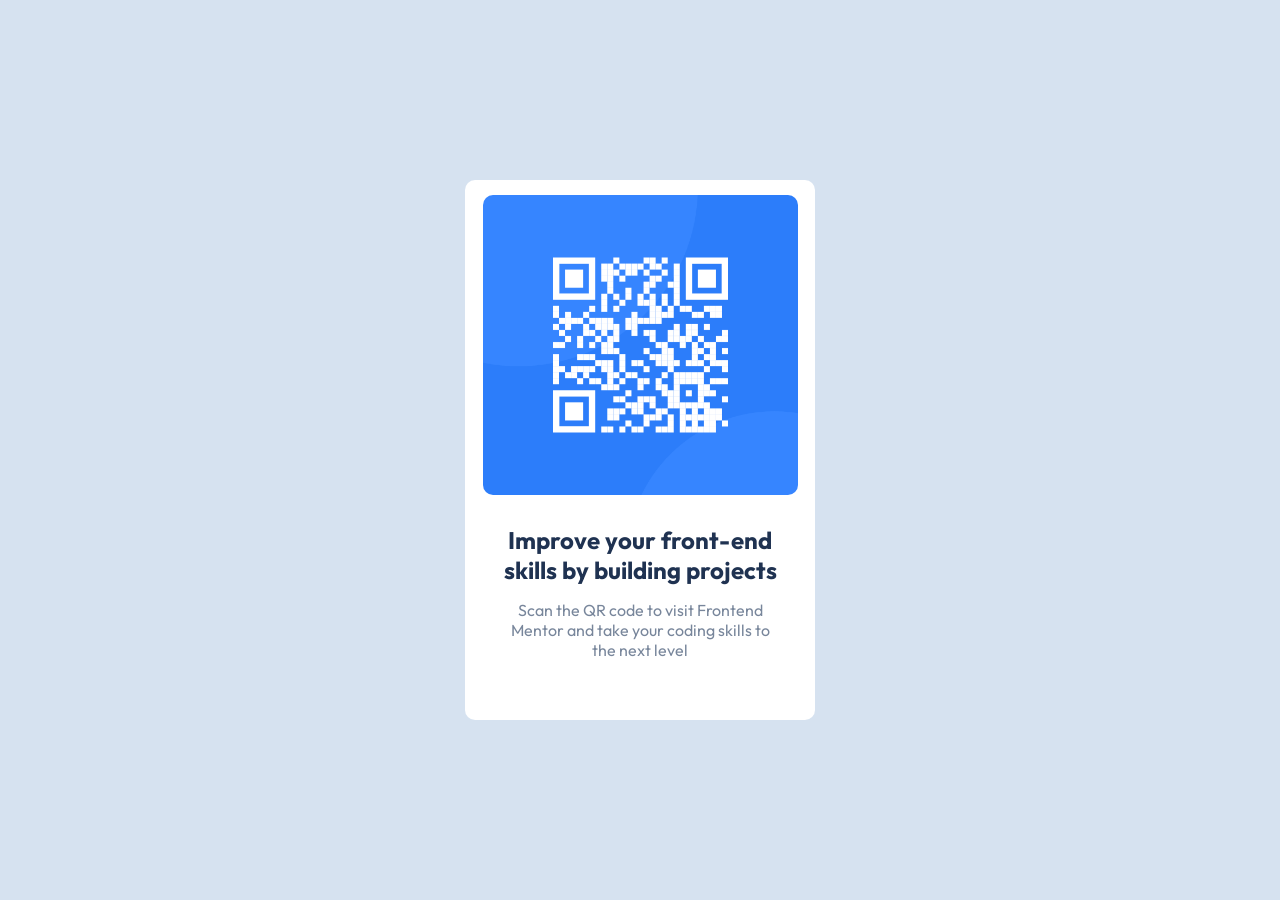
<file: index.html>
<!DOCTYPE html>
<html lang="en">
<head>
  <meta charset="UTF-8">
  <meta name="viewport" content="width=device-width, initial-scale=1.0"> <!-- displays site properly based on user's device -->

  <link rel="icon" type="image/png" sizes="32x32" href="./images/favicon-32x32.png">
  <link href="https://fonts.googleapis.com/css2?family=Outfit:wght@300;400;700&display=swap" rel="stylesheet">
  <title>Frontend Mentor | QR code component</title>

  <!-- Feel free to remove these styles or customise in your own stylesheet 👍 -->
  <style>
   *{
    margin: 0;
    padding: 0;
    box-sizing: border-box;
   }
   body{
    display: flex;
    justify-content: center;
    align-items: center;
    height: 100vh;
    font-family: 'Outfit', sans-serif;
     background-color:hsl(212, 45%, 89%);
   }
   .container{
    height: 540px;  
   width: 350px;
   background-color: hsl(0, 0%, 100%);
   display: flex;
   justify-content: center;
   align-items: center;
   flex-direction: column;
   border-radius: 10px;
   }
    .Qr-image{
      height: 300px;
      width: 90%;
      background-image: url('./images/image-qr-code.png');
      background-size: cover;
      background-position: center;
      border-radius: 10px;
    }
    .content{
      display: flex;
      justify-content: center;
      align-items: center;
      flex-direction: column;
      text-align: center;
      padding: 20px;
      margin: 10px;
    }
.content h2{
  color: hsl(218, 44%, 22%);
  font-weight: 700;
}
.content p{
  color: hsl(216, 15%, 54%);
  font-weight: 400;
  padding: 15px;
}
@media (max-width: 400px) {
  .container {
    width: 90%;
  }
}
  </style>
</head>
<body>
    <!-- <header> -->
    <!-- This is a solution to the <a href="https://www.frontendmentor.io/challenges/qr-code-component-iux_sIO_H">QR code component challenge</a> on Frontend Mentor. Frontend Mentor challenges help you improve your coding skills by building realistic projects. -->
  <!-- </header> -->
  <main>
    <div class="container">
      <div class="Qr-image"></div>
      <div class="content">
        <h2>Improve your front-end skills by building projects</h2>
        <p>Scan the QR code to visit Frontend Mentor and take your coding skills to the next level</p>
      </div>
    </div>
  </main>

  
  
  <!-- <footer class="attribution">
    Challenge by <a href="https://www.frontendmentor.io?ref=challenge">Frontend Mentor</a>. 
    Coded by <a href="#">Parv Shah</a>.
  </footer> -->
</body>
</html>
</file>
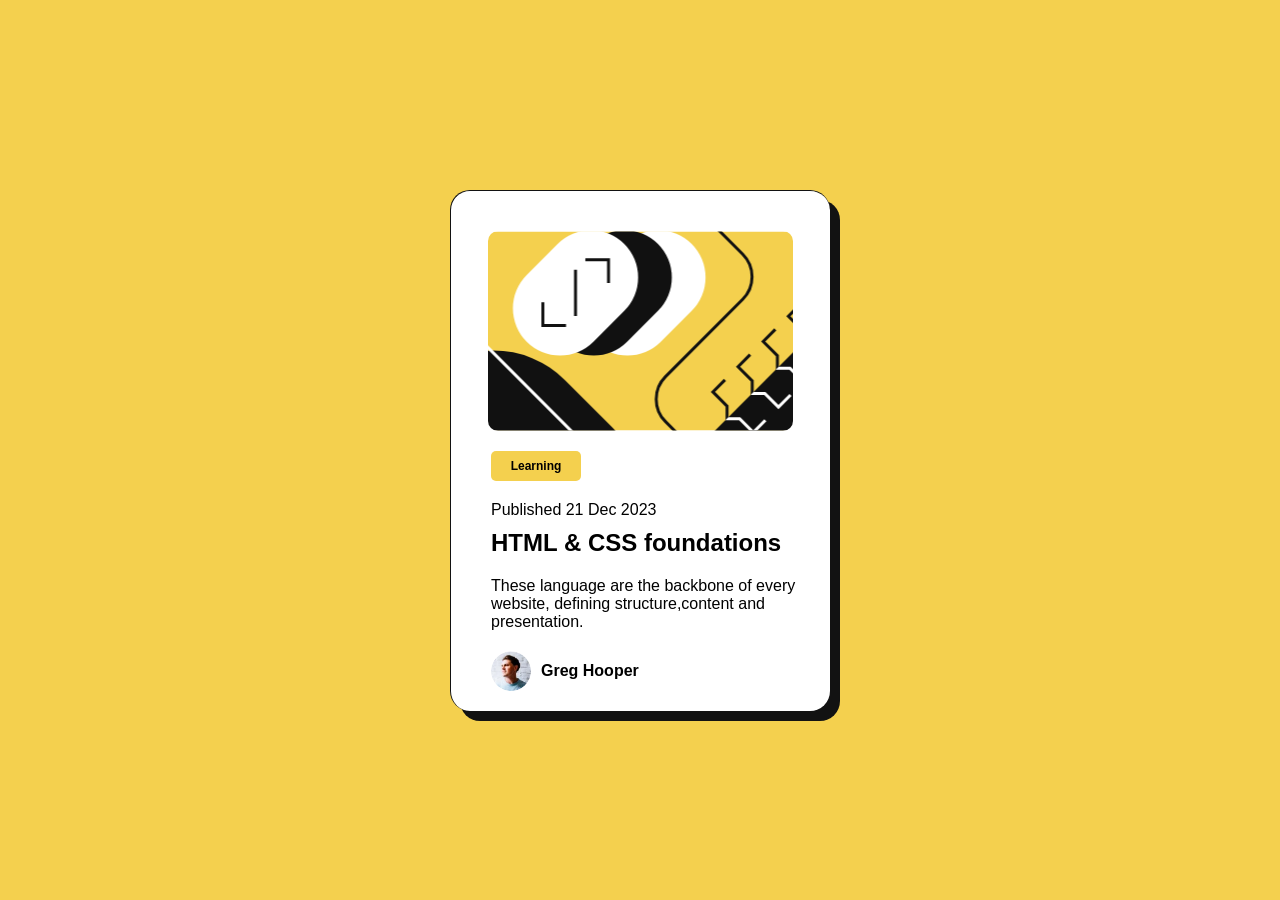
<file: blog-preview-card/index.html>
<!DOCTYPE html>
<html lang="en">

<head>
  <meta charset="UTF-8">
  <meta name="viewport" content="width=device-width, initial-scale=1.0">
  <!-- displays site properly based on user's device -->

  <link rel="icon" type="image/png" sizes="32x32" href="./assets/images/favicon-32x32.png">
  <link rel="stylesheet" href="https://fonts.google.com/specimen/Figtree">

  <title>Frontend Mentor | Blog preview card</title>

  <!-- Feel free to remove these styles or customise in your own stylesheet 👍 -->
  <style>
    * {
      padding: 0;
      margin: 0;
      box-sizing: border-box;
    }

    body {
      background-color: hsl(47, 88%, 63%);
      font-family: 'Figtree', sans-serif;
      display: flex;
      justify-content: center;
      align-items: center;
      height: 100vh;

    }

    .container {
      display: block;
      height: auto;
      width: 380px;
      background-color: hsl(0, 0%, 100%);
      border-radius: 20px;
      
      
      border-left: 1.5px solid hsl(0, 0%, 7%);
      border-top: 1.5px solid hsl(0, 0%, 7%); 

      box-shadow: 10px 10px 0 hsl(0, 0%, 7%);
      padding: 20px;

    }

    .image {
      background-image: url('./images/illustration-article.svg');
      background-size: cover;
      background-position: center;
      height: 200px;
      width: 90%;
      margin: 20px auto;
      border-radius: 10px;
    }

    .learning {
      background-color: hsl(47, 88%, 63%);
      width: 90px;
      height: 30px;
      font-size: 0.75rem;
      margin-left: 20px;
      margin-top: 10px;
      display: flex;
      justify-content: center;
      align-items: center;
      border-radius: 5px;
    }

    .content p {
      margin-left: 20px;
      padding-top: 20px;
      font-size: 16px;
      font-weight: 500;
    }

    .content h2 {
      margin-left: 20px;
      padding-top: 10px;
      font-weight: 700;
    }

    .image-avatar {
      display: flex;
      align-items: center;
      gap: 10px;
      margin-left: 20px;  
      margin-top: 20px;
    }
    .image-avatar img {
      width: 40px;
      height: 40px;
      border-radius: 50%;
    }
   .Avatar-text h4 {
      font-size: 16px;
      font-weight: 800px;
    }

    @media (max-width: 375px) {

  .container {
    width: 90%;
    height: auto;
  }

  .content h2 {
    font-size: 22px;
  }

  .content p {
    font-size: 14px;
  }

  body {
    padding: 20px;
  }

}
  </style>

</head>

<body>

  <main>
    <div class="container">
      <div class="image">
      </div>
      <div class="learning">
        <h4>Learning</h4>
      </div>
      <div class="content">
        <p>Published 21 Dec 2023 </p>
        <h2>HTML & CSS foundations</h2>
        <p>These language are the backbone of every website, defining structure,content and presentation.</p>
      </div>
      <div class="image-avatar">
        <img src="./images/image-avatar.webp" alt="avatar">
        <div class="Avatar-text"><h4>Greg Hooper</h4></div>
      </div>
    </div>
  </main>
</body>

</html>
</file>
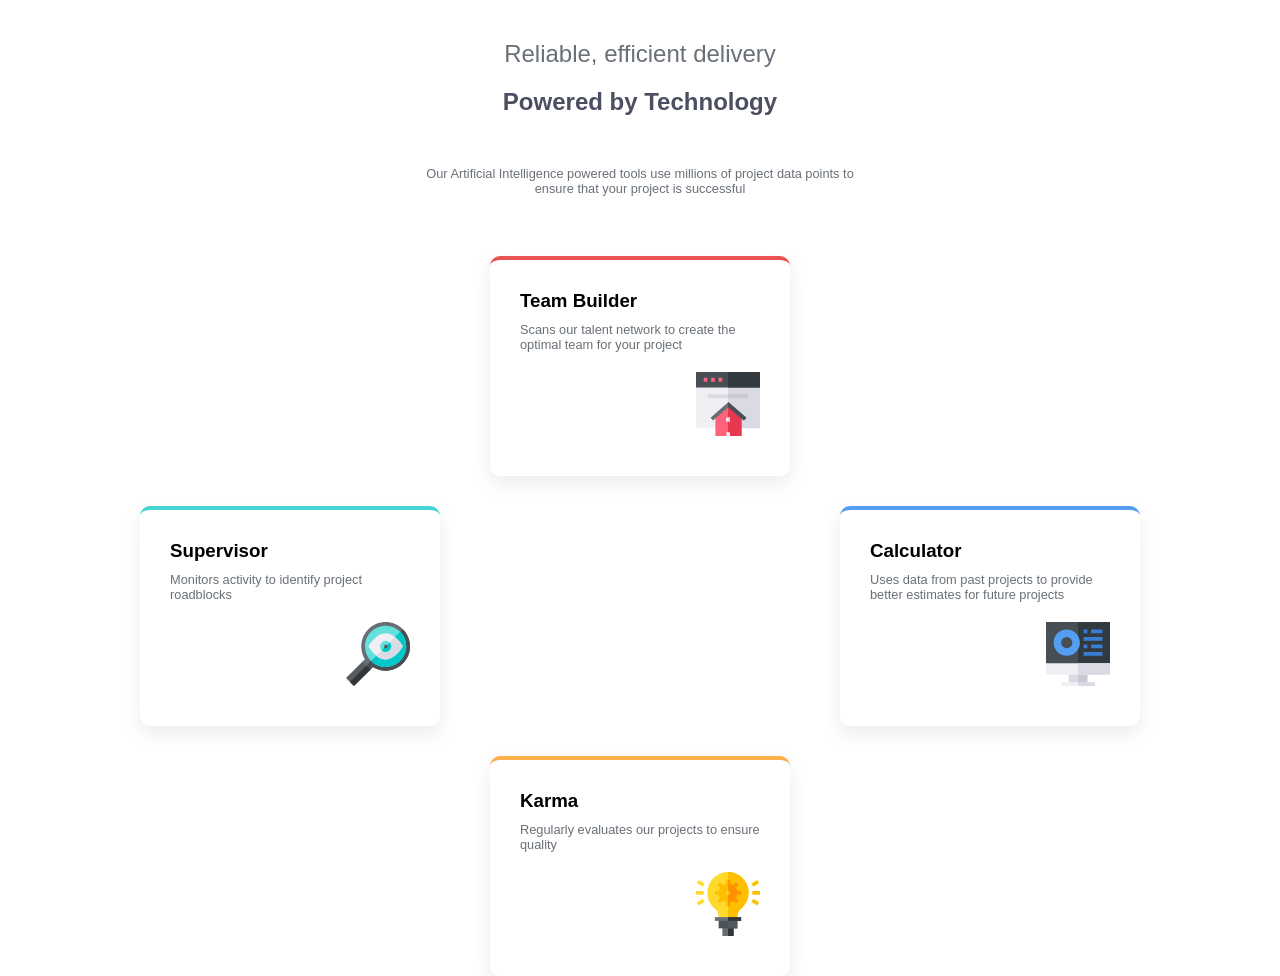
<file: four-card-feature-section/index.html>
<!DOCTYPE html>
<html lang="en">

<head>
  <meta charset="UTF-8">
  <meta name="viewport" content="width=device-width, initial-scale=1.0">
  <!-- displays site properly based on user's device -->

  <link rel="icon" type="image/png" sizes="32x32" href="./images/favicon-32x32.png">
  <link rel="stylesheet" href="style.css">
  <link rel="preconnect" href="https://fonts.googleapis.com">
  <link rel="preconnect" href="https://fonts.gstatic.com" crossorigin>

  <title>Frontend Mentor | Four card feature section</title>

</head>

<body>
  <header>
    <div class="text-container">
      <h1>Reliable, efficient delivery</h1>
      <h2>Powered by Technology</h2>
      <p>Our Artificial Intelligence powered tools use millions of project data points to ensure that your project is
        successful</p>
    </div>
  </header>
  <main>
    <div class="cards">
      <div  class="supervisor">
        <h3>Supervisor</h3>
        <p>Monitors activity to identify project roadblocks</p>
        <img src="./images/icon-supervisor.svg" alt="supervisor icon">
      </div>

      <div  class="team-builder">
        <h3>Team Builder</h3>
        <p>Scans our talent network to create the optimal team for your project</p>
        <img src="./images/icon-team-builder.svg" alt="team builder icon">
      </div>

      <div class="karma">
        <h3>Karma</h3>
        <p>Regularly evaluates our projects to ensure quality</p>
        <img src="./images/icon-karma.svg" alt="karma icon">
      </div>

      <div class="calculator">
        <h3>Calculator</h3>
        <p>Uses data from past projects to provide better estimates for future projects</p>
        <img src="./images/icon-calculator.svg" alt="calculator icon">
      </div>
    </div>
  </main>

</body>

</html>
</file>
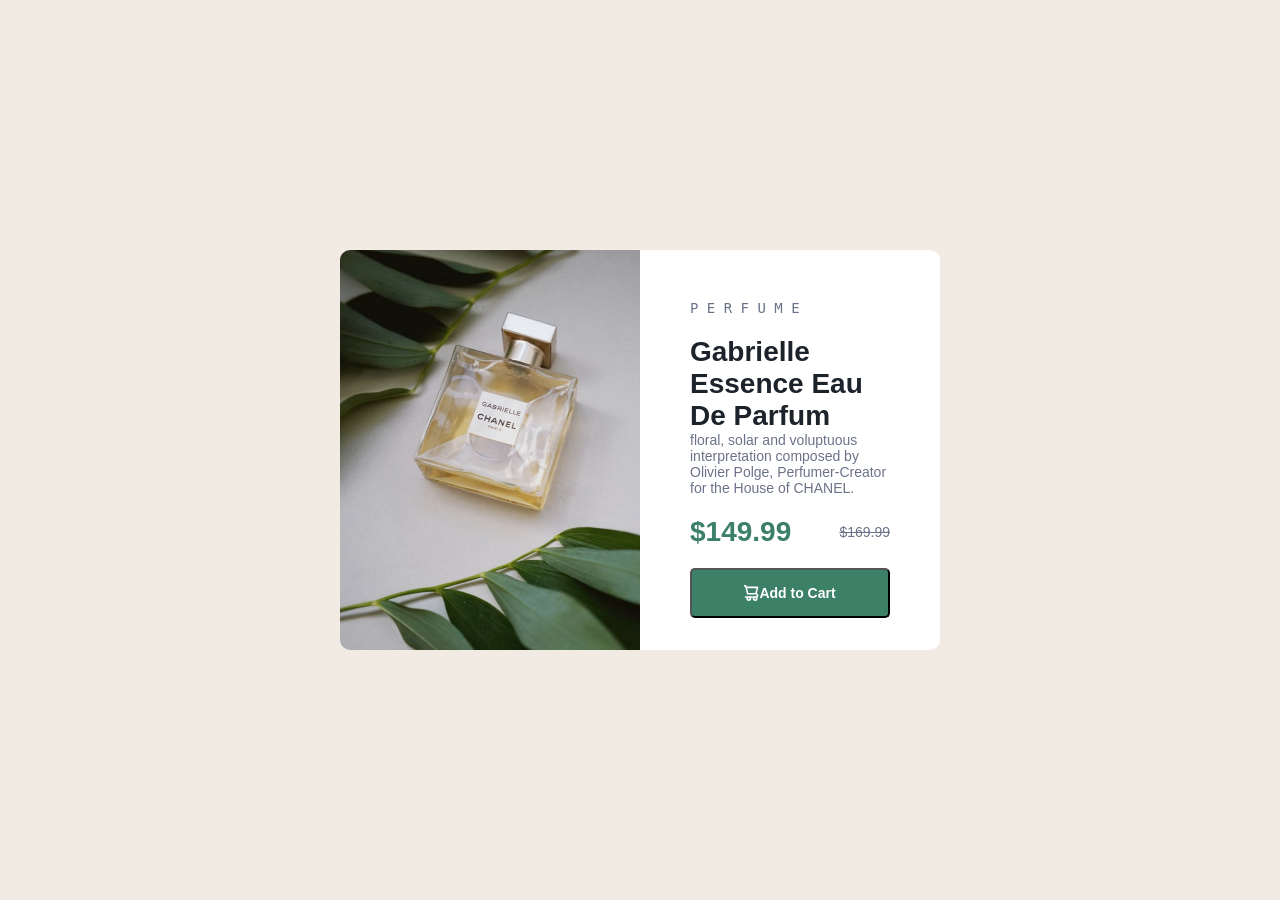
<file: product-preview-card/index.html>
<!DOCTYPE html>
<html lang="en">

<head>
  <meta name="viewport" content="width=device-width, initial-scale=1.0">
  <!-- displays site properly based on user's device -->

  <link rel="icon" type="image/png" sizes="32x32" href="./images/favicon-32x32.png">

  <title>Frontend Mentor | Product preview card component</title>
  <link rel="stylesheet" href="style.css">
  <link rel="preconnect" href="https://fonts.googleapis.com">
  <link rel="preconnect" href="https://fonts.gstatic.com" crossorigin>
</head>

<body>
  <div class="container">
    <div class="image"></div>
    <div class="content">
      <div class="product">
        <pre>P E R F U M E</pre>
      </div>
      <div class="title">
        <h1>Gabrielle Essence Eau De Parfum</h1>
      </div>
      <div class="text"> <p>floral, solar and voluptuous interpretation composed by Olivier Polge, Perfumer-Creator for
        the House of CHANEL.</p></div>
      <div class="price">
        <div class="actual-price">$149.99</div>
        <div class="old-price">$169.99</div>
      </div>
      <div class="cart">
        <button class="cart-btn">
          <img src="./images/icon-cart.svg" alt="cart icon">
          Add to Cart
        </button>
      </div>
    </div>


</body>

</html>
</file>
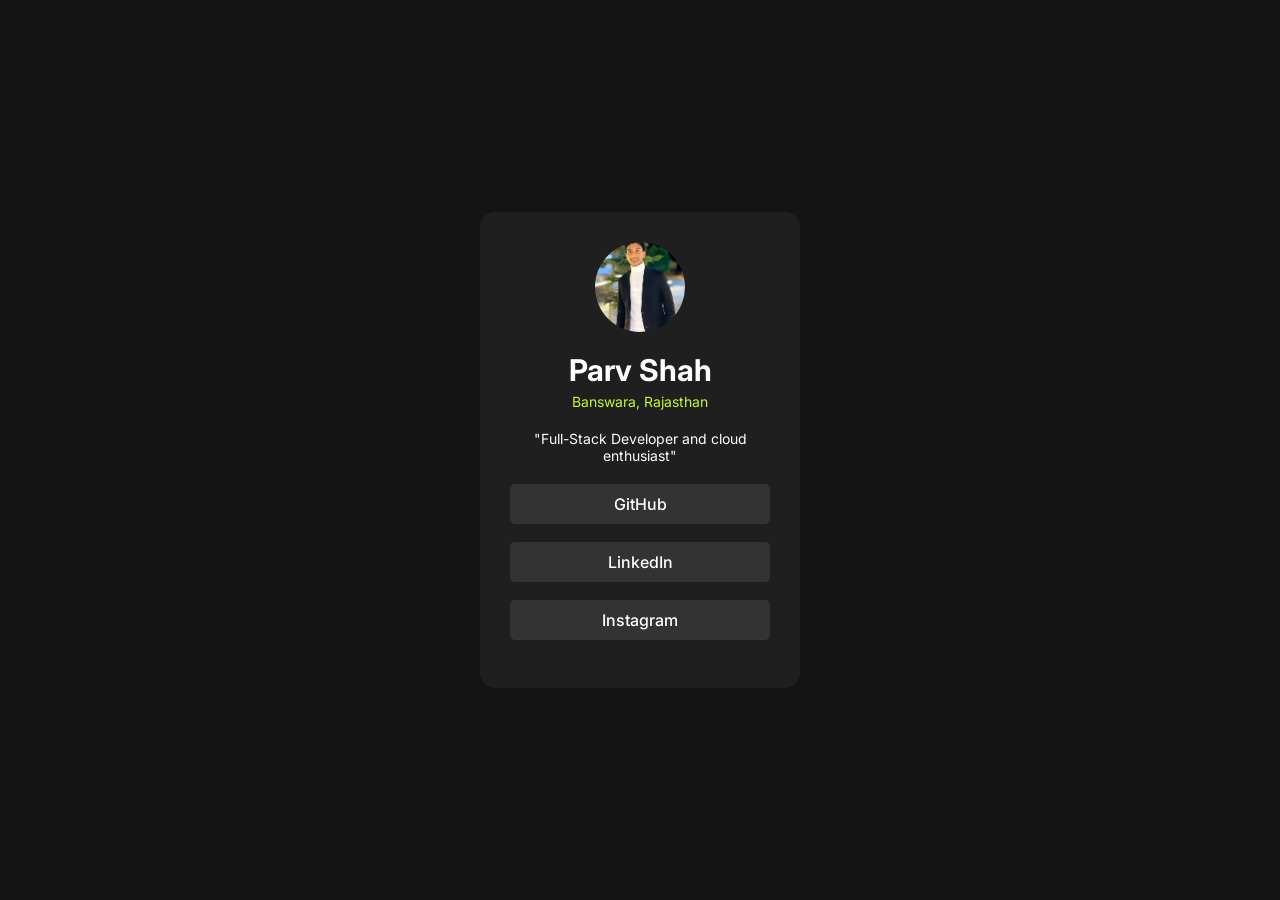
<file: social-links-profile-main/index.html>
<!DOCTYPE html>
<html lang="en">

<head>
  <meta charset="UTF-8">
  <meta name="viewport" content="width=device-width, initial-scale=1.0">
  <!-- displays site properly based on user's device -->

  <link rel="icon" type="image/png" sizes="32x32" href="./assets/images/favicon-32x32.png">
  <link rel="preconnect" href="https://fonts.googleapis.com">
  <link rel="preconnect" href="https://fonts.gstatic.com" crossorigin>
  <link href="https://fonts.googleapis.com/css2?family=Inter:wght@300;400;500;600;700&display=swap" rel="stylesheet">
  <title>Frontend Mentor | Social links profile</title>


  <style>
    * {
      margin: 0;
      padding: 0;
      box-sizing: border-box;
      font-family: 'Inter', sans-serif;
    }

    body {
      background-color: hsl(0, 0%, 8%);
      display: flex;
      justify-content: center;
      align-items: center;
      min-height: 100vh;

    }

    .container {
      background-color: hsl(0, 0%, 12%);
      display: block;
      width: 320px;
      border-radius: 15px;
      text-align: center;
      color: hsl(0, 0%, 100%);
      /* box-shadow: 0px 10px 20px rgba(0, 0, 0, 0.2); */
      padding: 30px;

    }

    .profile-img {
      background-image: url(./images/parv.jpg);
      height: 90px;
      width: 90px;
      border-radius: 50%;
      background-size: cover;
      background-position: center;
      margin: 0 auto 20px auto;
     display: block;
    }

    .parv {
      font-size: 30px;
      font-weight: 700;
      margin-bottom: 5px;
    }

    .location p {
      font-size: 14px;
      color: hsl(75, 94%, 57%);
      margin-bottom: 20px;
    }

    p {
      font-size: 14px;
      font-weight: 400;
      color: hsl(0, 0%, 100%);
      margin-bottom: 20px;
    }

    a {
      text-decoration: none;
      color: hsl(0, 0%, 100%);
      font-size: 16px;
      font-weight: 500;
    }

    button{
       background-color: hsl(0, 0%, 20%);
      height: 40px;
      width: 100%;
      margin: 18px auto;
      border-radius: 5px;
      display: flex;
      justify-content: center;
      align-items: center;
      border: none;
    }

    button:hover {
      background-color:  hsl(75, 94%, 57%);
      cursor: pointer;
    }

    @media(max-width: 375px){
      .container {
        width: 90%;
        padding: 20px;
      }
     .parv {
        font-size: 24px;
      }
      p {
        font-size: 12px;
      }
      button {
        width: 100%;
    }
  }

      @media(min-width: 1440px){
        .container {
          width: 400px;
          padding: 40px;
        }
      }
    
  </style>
</head>

<body>

  <main>
    <div class="container">
      <div class="profile-img"></div>
      <div class="parv">Parv Shah</div>
      <div class="location">
        <p>Banswara, Rajasthan</p>
      </div>
      <div>
        <p>"Full-Stack Developer and cloud enthusiast"</p>
      </div>
      <div class="links">
        <div class="github">
         <button><a href="https://github.com/parvs247-art">GitHub</a></button>
        </div>
        <div class="linkedin">
          <button><a href="https://www.linkedin.com/in/parv-shah-529a72305/">LinkedIn</a></button>
        </div>
        <div class="instagram">
          <button><a href="https://www.instagram.com/parv_.shah/?hl=en">Instagram</a></button>
        </div>

      </div>
    </div>
  </main>

</body>

</html>
</file>
<file: four-card-feature-section/style.css>
* {
    margin: 0;
    padding: 0;
    box-sizing: border-box;
}

body {
    background-color: hsl(0, 0%, 100%);
    font-family: 'Poppins', sans-serif;
}

.text-container {
    max-width: 500px;
    margin: 0 auto;
    padding: 0 20px;
    display: flex;
    flex-direction: column;
    align-items: center;
}

.text-container p {
    text-align: center;
}

.text-container h1 {
    font-size: 1.5rem;
    margin-bottom: 20px;
    color: hsl(212, 6%, 44%);
    font-weight: 400;
}

.text-container h2 {
    font-size: 1.5rem;
    margin-bottom: 40px;
    color: hsl(234, 12%, 34%);
    font-weight: 600;
}

p {
    font-weight: 200;
    color: hsl(212, 6%, 44%);
    font-size: 0.8rem;
    margin-top: 10px;
}

header {
    margin-top: 40px;
}


   .cards{
    display:grid;
    grid-template-columns: repeat(3, 320px);
    justify-content:center;
    gap:30px;
    margin-top:60px;
}

.cards>div {
    min-height:220px;
    max-width: 300px;
    width: 100%;
    background-color: hsl(0, 0%, 100%);
    padding: 30px;
    box-shadow: 0 8px 20px rgba(0, 0, 0, .08);
    border-radius: 10px;
    margin: 0 auto;

}



.supervisor {
    border-top: 4px solid hsl(180, 62%, 55%);
    grid-area: 2/1/3/2;
}

.team-builder {
    border-top: 4px solid hsl(0, 78%, 62%);
    grid-area: 1/2/2/3;
}

.karma {
    border-top: 4px solid hsl(34, 97%, 64%);
    grid-area: 3 / 2 / 4 / 3;
}


.calculator {
    border-top: 4px solid hsl(212, 86%, 64%);
    grid-area: 2/3/3/4;
}

img {
    display: block;
    margin-left: auto;
    margin-top: 20px;
}


@media (max-width: 768px) {
    .cards {
        grid-template-columns: 1fr;
        grid-template-rows: auto;
        gap: 20px;
        justify-items: center;
        padding: 20px;
    }
    .supervisor,
    .team-builder,
    .karma,
    .calculator {
        grid-area: auto;
        width: 100%;
        max-width: 350px;
    }
}
</file>
<file: product-preview-card/style.css>
*{

    margin: 0;
    padding: 0;
    box-sizing: border-box;
}

body{
    font-family: 'Montserrat', sans-serif;
    background-color: hsl(30, 38%, 92%);
    display: flex;
    justify-content: center;
    align-items: center;
    min-height: 100vh;
    padding: 20px;

}

.container{
    width: 100%;
   max-width: 600px;
    display: flex;
    flex-direction: column;
    border-radius: 10px;
    overflow: hidden;
    background-color: hsl(0, 0%, 100%);
     
}

.image{
    width: 100%;
    height: 200px;
    background-image: url('./images/image-product-mobile.jpg');
    background-size: cover;
    background-position: center;
    /* border-radius: 10px 0px 0px 10px; */
}

.content{
    width: 100%;
    padding: 30px;

}

 pre{
    color: hsl(228, 12%, 48%);
    font-size: 14px;
    margin-bottom: 20px;

} 

h1{
    color: hsl(212, 21%, 14%);
    font-size: 24px;
}

 .text{
    color: hsl(228, 12%, 48%);
    font-size: 14px;
    margin-bottom: 20px;
} 

 .price{
    display: flex;
    align-items: center;
    justify-content: space-between;
    margin-bottom: 20px;
} 

 .actual-price{
    color: hsl(158, 36%, 37%);
    font-size: 28px;
    font-weight: 700;
} 

.old-price{
    color: hsl(228, 12%, 48%);
    font-size: 14px;
    text-decoration: line-through;
} 


 .cart-btn{
    display: flex;
    align-items: center;
    justify-content: center;
    width: 100%;
    padding: 15px 0px;
    background-color: hsl(158, 36%, 37%);
    color: hsl(0, 0%, 100%);
    font-size: 14px;
    font-weight: 700;
    border-radius: 5px;
    cursor: pointer;
} 

.cart-btn :hover{
    background-color: hsl(159, 61%, 11%);
}

@media (min-width: 600px) {
  .container {
    flex-direction: row;
    height: 400px;
  }

  .image {
    width: 50%;
    height: 100%;
    background-image: url('./images/image-product-desktop.jpg');
  }

  .content {
    width: 50%;
    padding: 50px;
  }

  h1 {
    font-size: 28px;
  }

  .cart-btn :hover{
    background-color: hsl(159, 61%, 11%);
}
}
</file>
